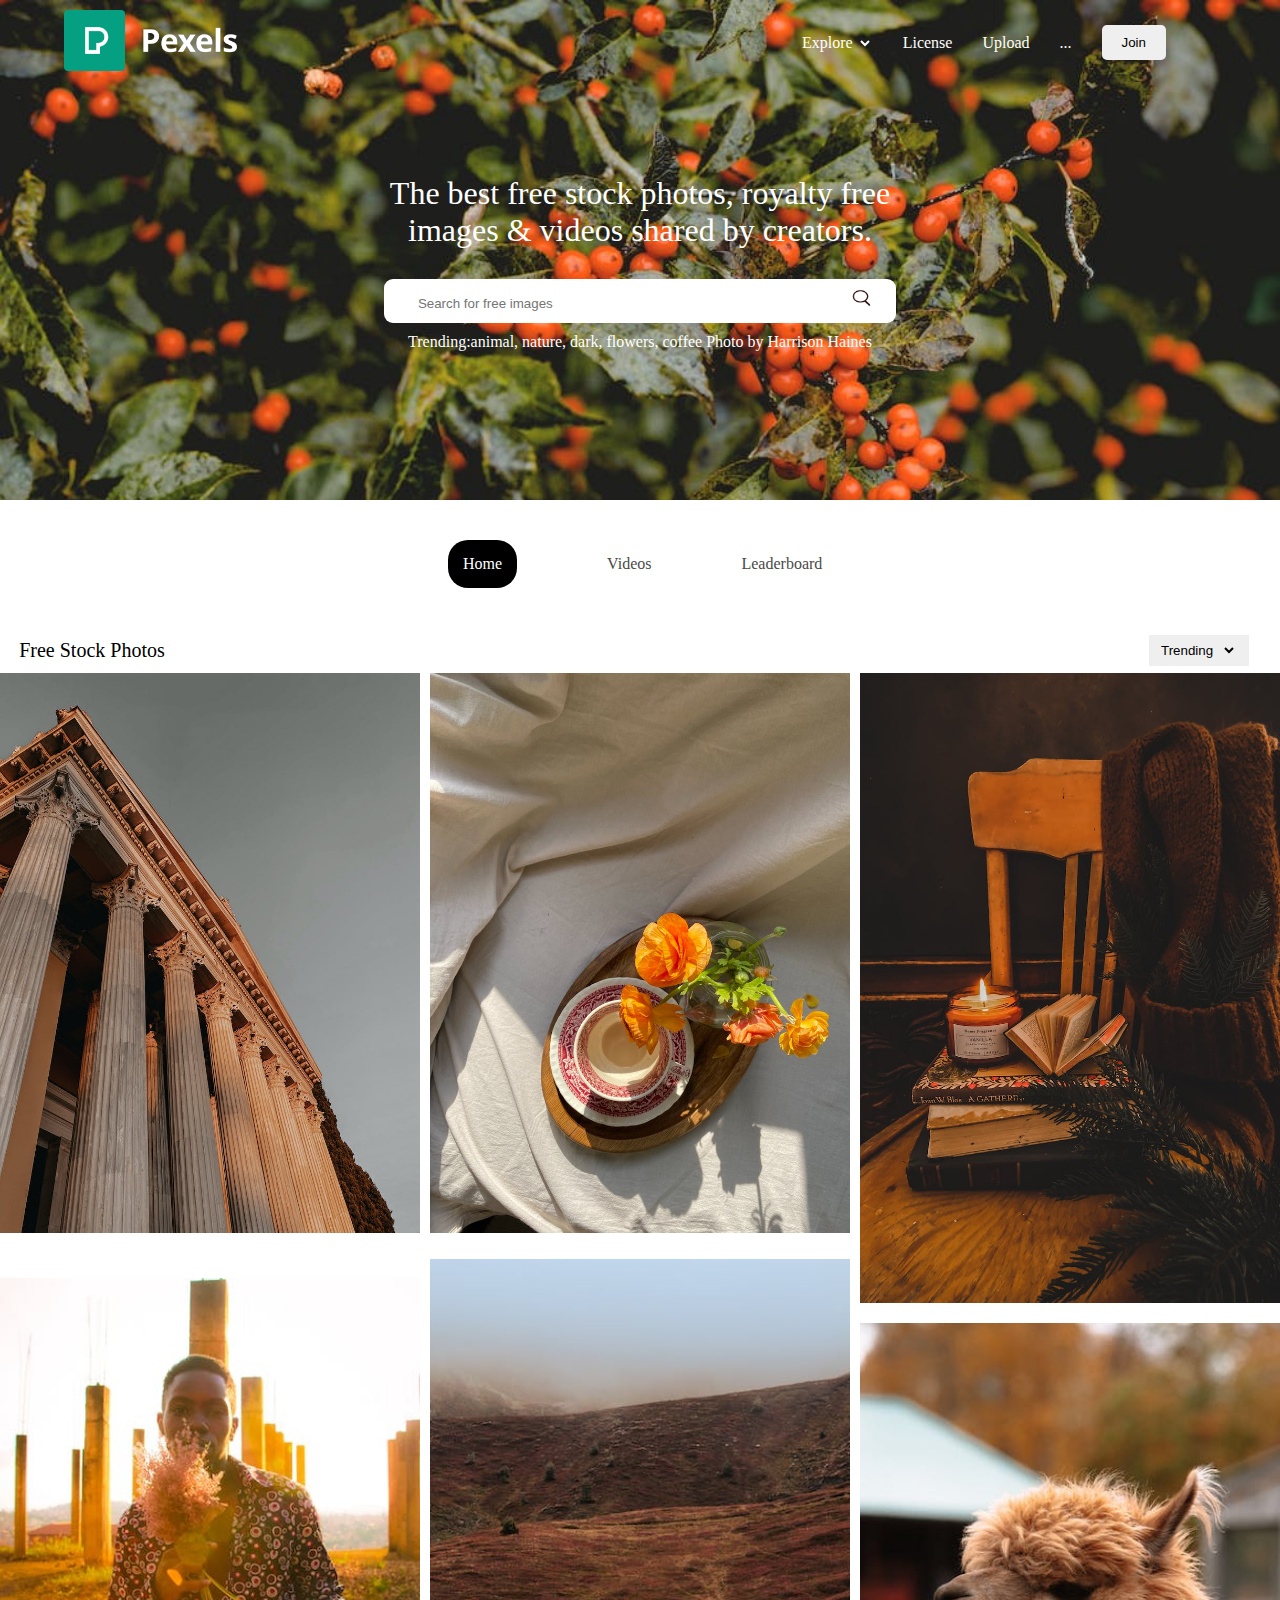
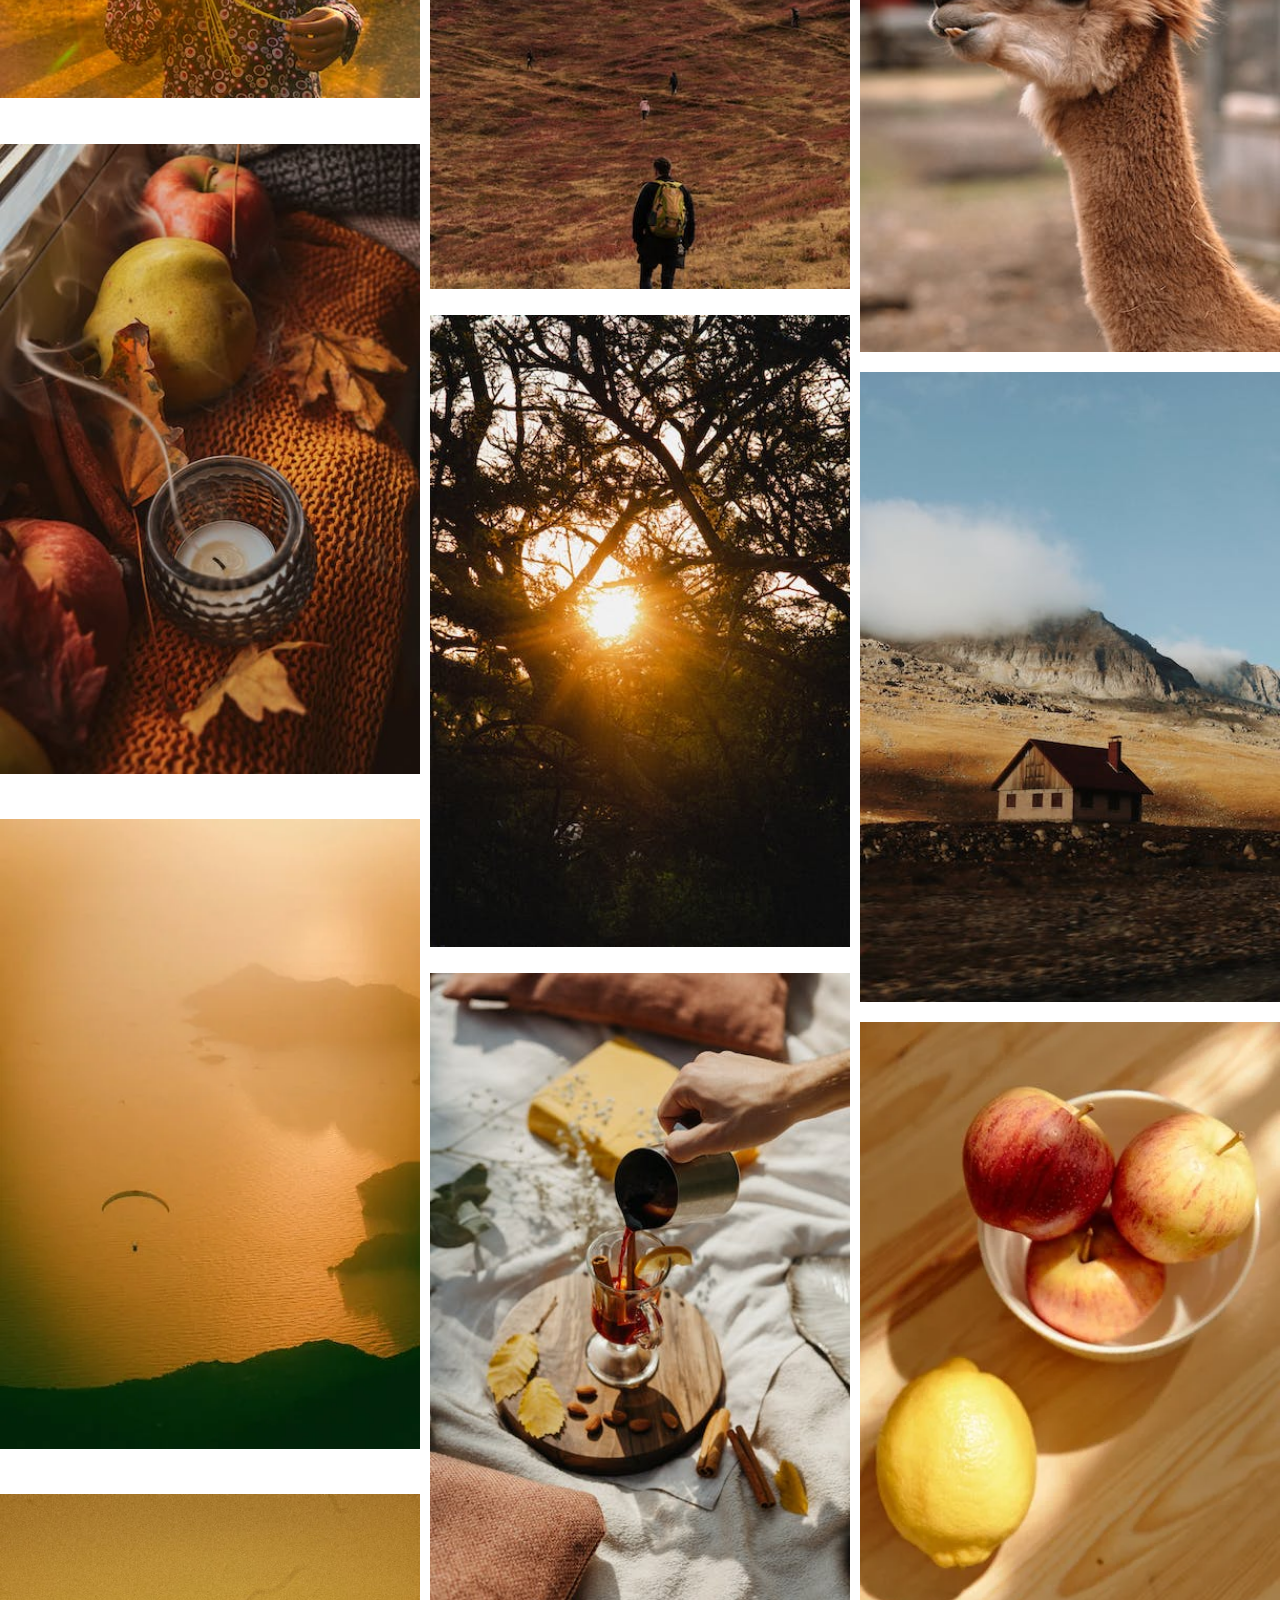
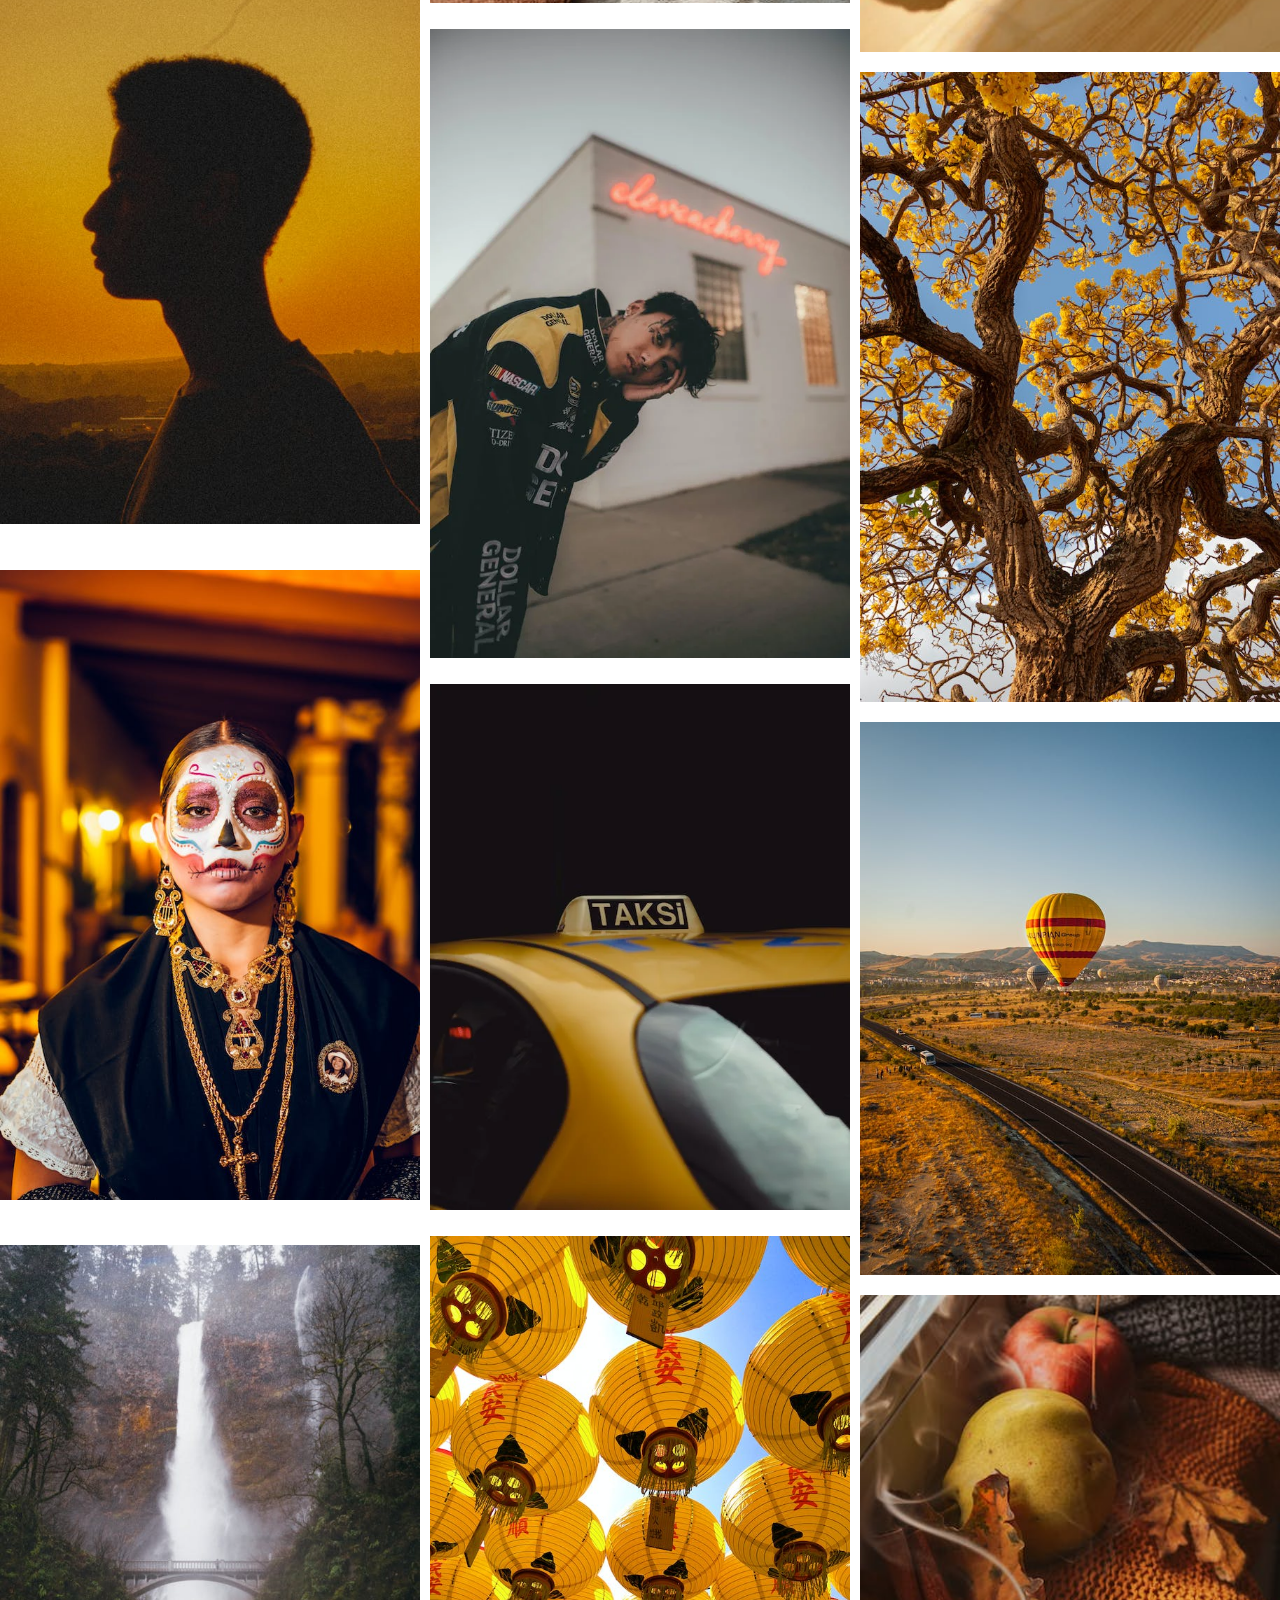
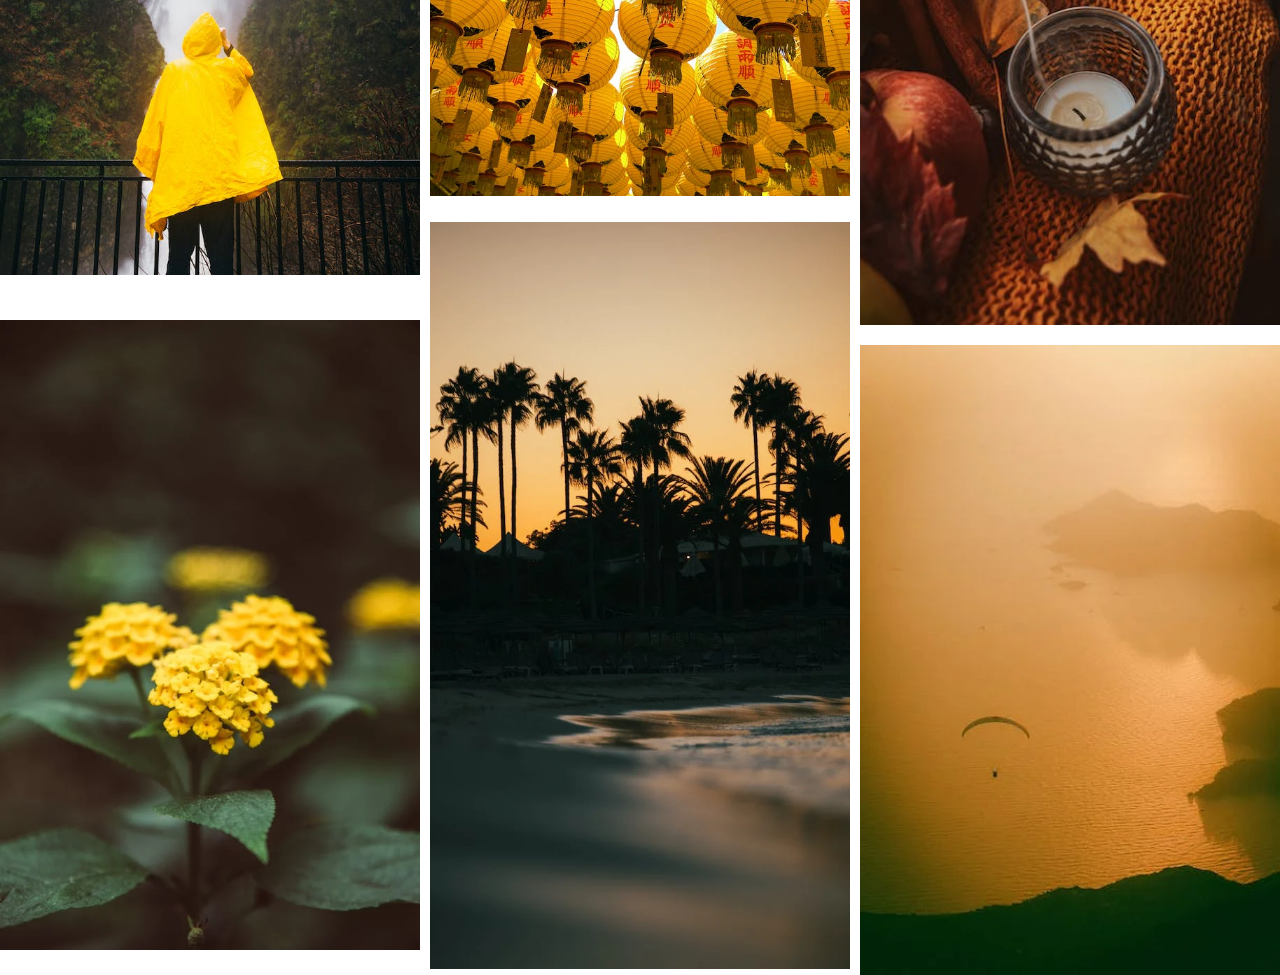
<file: index.html>
<!DOCTYPE html>
<html>
<head>
  <title>Document</title>
  <link rel="stylesheet" href="style.css">
</head>
<body>
  <nav>
    <div class="navigation">
      <div class="logo">
        <a href="">
          <img src="./image/pexels-white.png" alt="">
        </a>
      </div>
      <div class="navi">
       <div class="selt">
         <a href="">
          <p>Explore</p>
          <select></select>
        </a>
       </div>
        <a href="">
          <p>License</p>
        </a>
        <a href=""><p>Upload</p></a>
        <a href=""><p>...</p></a>
        <a href=""><button>Join</button></a>
      </div>
    </div>
    <div class="navigation1">
      <div class="nav_text">
        <p>The best free stock photos, royalty free images & videos shared by creators.</p>
        <div class="nav_search">
          <input type="text" placeholder="Search for free images">
          <img src="./image/1024px-Search_Icon.svg.png" alt="">
        </div>
        <div class="tb">
          <p>Trending:animal, nature, dark, flowers, coffee
Photo by Harrison Haines</p>
        </div>
      </div>
    </div>
  </nav>
  <section class="section1">
    <div class="wrk">
      <div>
        <p class="home">Home</p>
      </div>
      <div>
        <p>Videos</p>
      </div>
     <div> <p>Leaderboard</p></div>
      <p></p>
    </div>

    <div class="freestock">
      <div class="free">Free Stock Photos</div>
      <div class="trending"><button class="trending">Trending <select></select></button></div>
    </div>
  </section>
  <section class="gallery">
    <div class="gitt">
      <img src="./image/image1.jpeg" alt="">
      <img src="./image/image4.jpeg" alt="">
      <img src="./image/image 8.jpeg" alt="">
      <img src="./image/image11.webp" alt="">

      <img src="./image/pexels-photo-8.jpeg" alt="">
      <img src="./image/pexels-photo-9.jpeg" alt="">
      <img src="./image/pexels-photo-10.jpeg" alt="">
      <img src="./image/pexels-photo-11.webp" alt="">
    </div>
    <div class="badboy">
      <img src="./image/image2.jpeg" alt="">
      <img src="./image/image5.jpeg" alt="">
      <img src="./image/image9.jpeg" alt="">
      <img src="./image/image12.jpeg" alt="">

      <img src="./image/pexels-photo-5.webp" alt="">
      <img src="./image/pexels-photo-6.webp" alt="">
      <img src="./image/pexels-photo-7.jpeg" alt="">
      <img src="./image/pexels-photo-7.webp" alt="">
    </div>
    <div class="winning">
      <img src="./image/images3.jpeg" alt="">
      <img src="./image/image6.jpeg" alt="">
      <img src="./image/image10.jpeg" alt="">
      <img src="./image/image13.webp" alt="">

      <img src="./image/pexels-photo-12.jpeg" alt="">
      <img src="./image/pexels-photo-2.jpeg" alt="">
      <img src="./image/image 8.jpeg" alt="">
      <img src="./image/image11.webp" alt="">
    </div>
  </section>
</body>
</html>
</file>
<file: style.css>
*{
  padding: 0px;
  margin: 0px;
  box-sizing: border-box;
}
nav{
  background-image: url(./image/pexels-photo\ logo.jpeg);
  height: 500px;
  background-size: cover;
}
.navigation{
  width: 90%;
  margin: auto;
  display: flex;
  justify-content: space-between;
  align-items: center;
  padding-top: 10px;
}
.logo {
  width: 15%;
}
.logo img{
  width: 100%;
  height: 100%;
}
.navi{
  display: flex;
  padding-right: 20px;
  align-items: center;
}
.navi button{
  padding: 10px 20px;
  border-radius: 5px;
  border: none;
}
.navi a{
  padding-right: 30px;
  text-decoration: none;
  color: white;
}
.selt a{
  display: flex;
}
.selt select{
  background-color: transparent;
  border: none;
  color: white;
}
.navigation1 {
  text-align: center;
}
.nav_text{
  width: 40%;
  margin: auto;
  font-size: 32px;
  padding-top: 100px;
  color: white;
}
.nav_search{
  align-items: center;
  background-color: white;
  margin-top: 30px;
  border-radius: 9px;
}
.nav_search input{
  width: 85%;
  padding:12px ;
  border: none;
}
.nav_search img{
  width: 25px;
  height: 25px;
  padding-top: 5px;
}
.tb{
  font-size: 16px;
  padding-top: 10px;
}
.wrk{
  padding-top: 40px;
  width: 30%;
  margin: auto;
  display: flex;
  gap: 90px;
  color: #4a4a4a;
  align-items: center;
}
.home{
  background-color: black;
  color: white;border-radius: 20px;
  padding: 15px;
}
.freestock{
  display: flex;
  justify-content: space-between;
  width: 97%;
  margin: auto;
  padding-top: 40px;
  align-items: center;
}
.free{
  font-size: 20px;
  font-weight: 500;
}
.trending{
  padding: 7px 12px;
  border: none;
}
.trending select{
  border: none;
  background-color: transparent;
}
.gallery {
  display: grid;
  grid-template-columns: repeat(auto-fit, minmax(375px, 1fr));
  column-gap: 10px;
  grid-template-rows: minmax(375px auto);
  row-gap: 10px;
}
.gallery img{
  width: 100%;
}
.gitt{
  display: grid;
  row-gap: 20px;
}
.badboy{
  display: grid;
  row-gap: 20px;
}
.winning{
  display: grid;
  row-gap: 20px;
}
</file>
